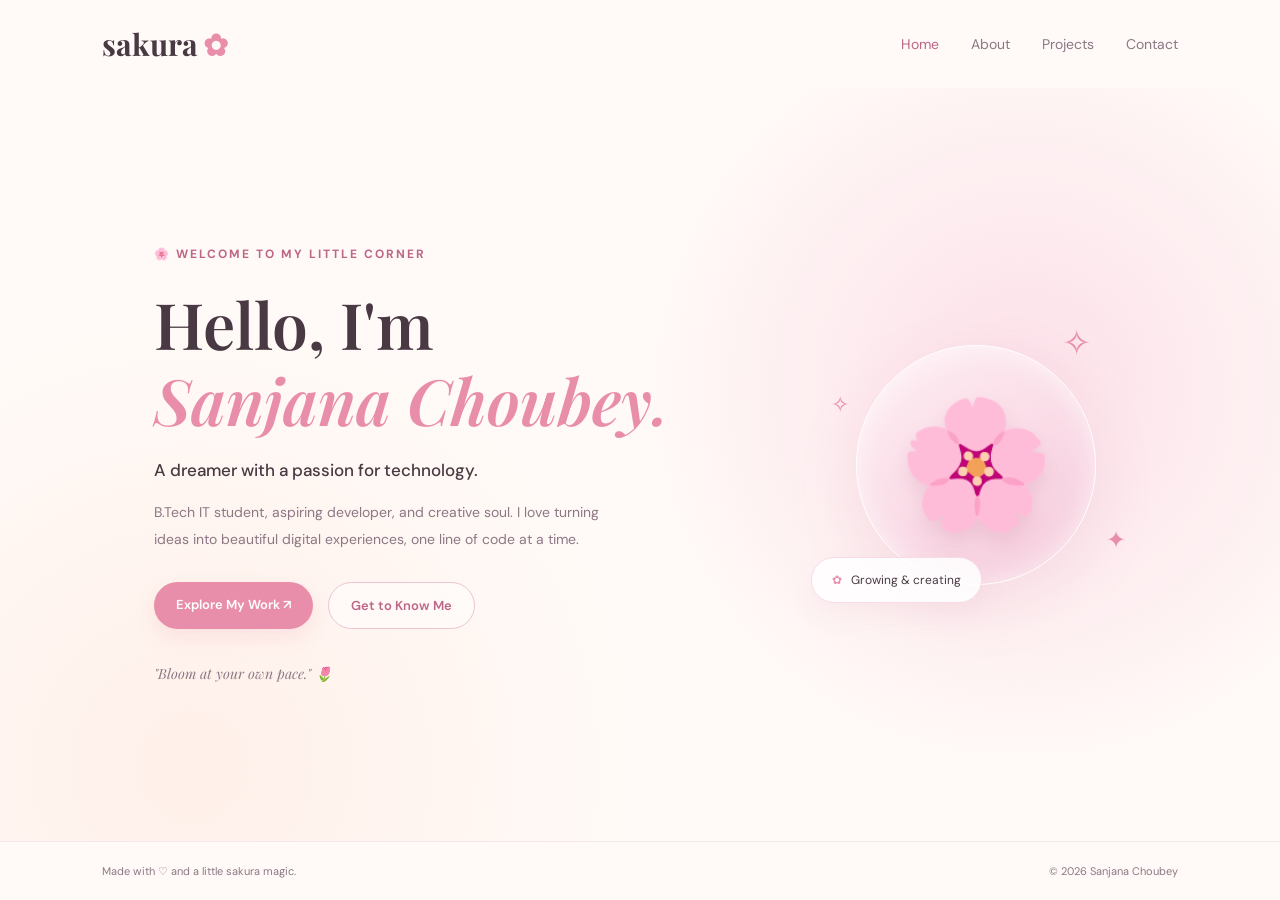
<file: index.html>
<!DOCTYPE html>
<html lang="en">
<head>
    <meta charset="UTF-8">
    <meta name="viewport" content="width=device-width, initial-scale=1.0">


    <!-- Google Fonts -->
    <link rel="preconnect" href="https://fonts.googleapis.com">
    <link rel="preconnect" href="https://fonts.gstatic.com" crossorigin>

    <link href="https://fonts.googleapis.com/css2?family=DM+Sans:wght@400;500;600;700&family=Playfair+Display:ital,wght@0,500;0,600;0,700;1,500&display=swap" rel="stylesheet">

    <!-- CSS -->
    <link rel="stylesheet" href="css/style.css">
</head>

<body>

    <!-- Navigation Bar -->
    <header class="navbar">

        <a href="index.html" class="logo">
            sakura<span>✿</span>
        </a>

        <nav>
            <a href="index.html" class="active">Home</a>
            <a href="about.html">About</a>
            <a href="projects.html">Projects</a>
            <a href="contact.html">Contact</a>
        </nav>

    </header>


    <!-- Home Section -->
    <main class="hero">

        <div class="hero-content">

            <p class="small-heading">
                🌸 WELCOME TO MY LITTLE CORNER
            </p>

            <h1>
                Hello, I'm<br>
                <span>Sanjana Choubey.</span>
            </h1>

            <h2>A dreamer with a passion for technology.</h2>

            <p class="description">
                B.Tech IT student, aspiring developer, and creative soul.
                I love turning ideas into beautiful digital experiences,
                one line of code at a time.
            </p>

            <div class="hero-buttons">
                <a href="projects.html" class="btn primary-btn">
                    Explore My Work ↗
                </a>

                <a href="about.html" class="btn secondary-btn">
                    Get to Know Me
                </a>
            </div>

            <p class="quote">
                "Bloom at your own pace." 🌷
            </p>

        </div>


        <!-- Decorative Flower -->
        <div class="flower-container">

            <div class="flower-circle">
                <span class="flower">🌸</span>
            </div>

            <div class="floating-card">
                <span>✿</span> Growing & creating
            </div>

            <div class="sparkle sparkle-one">✧</div>
            <div class="sparkle sparkle-two">✦</div>
            <div class="sparkle sparkle-three">✧</div>

        </div>

    </main>


    <!-- Footer -->
    <footer>
        <p>Made with ♡ and a little sakura magic.</p>
        <p>© 2026 Sanjana Choubey</p>
    </footer>


    <!-- JavaScript -->
    <script src="js/script.js"></script>

</body>
</html>
</file>
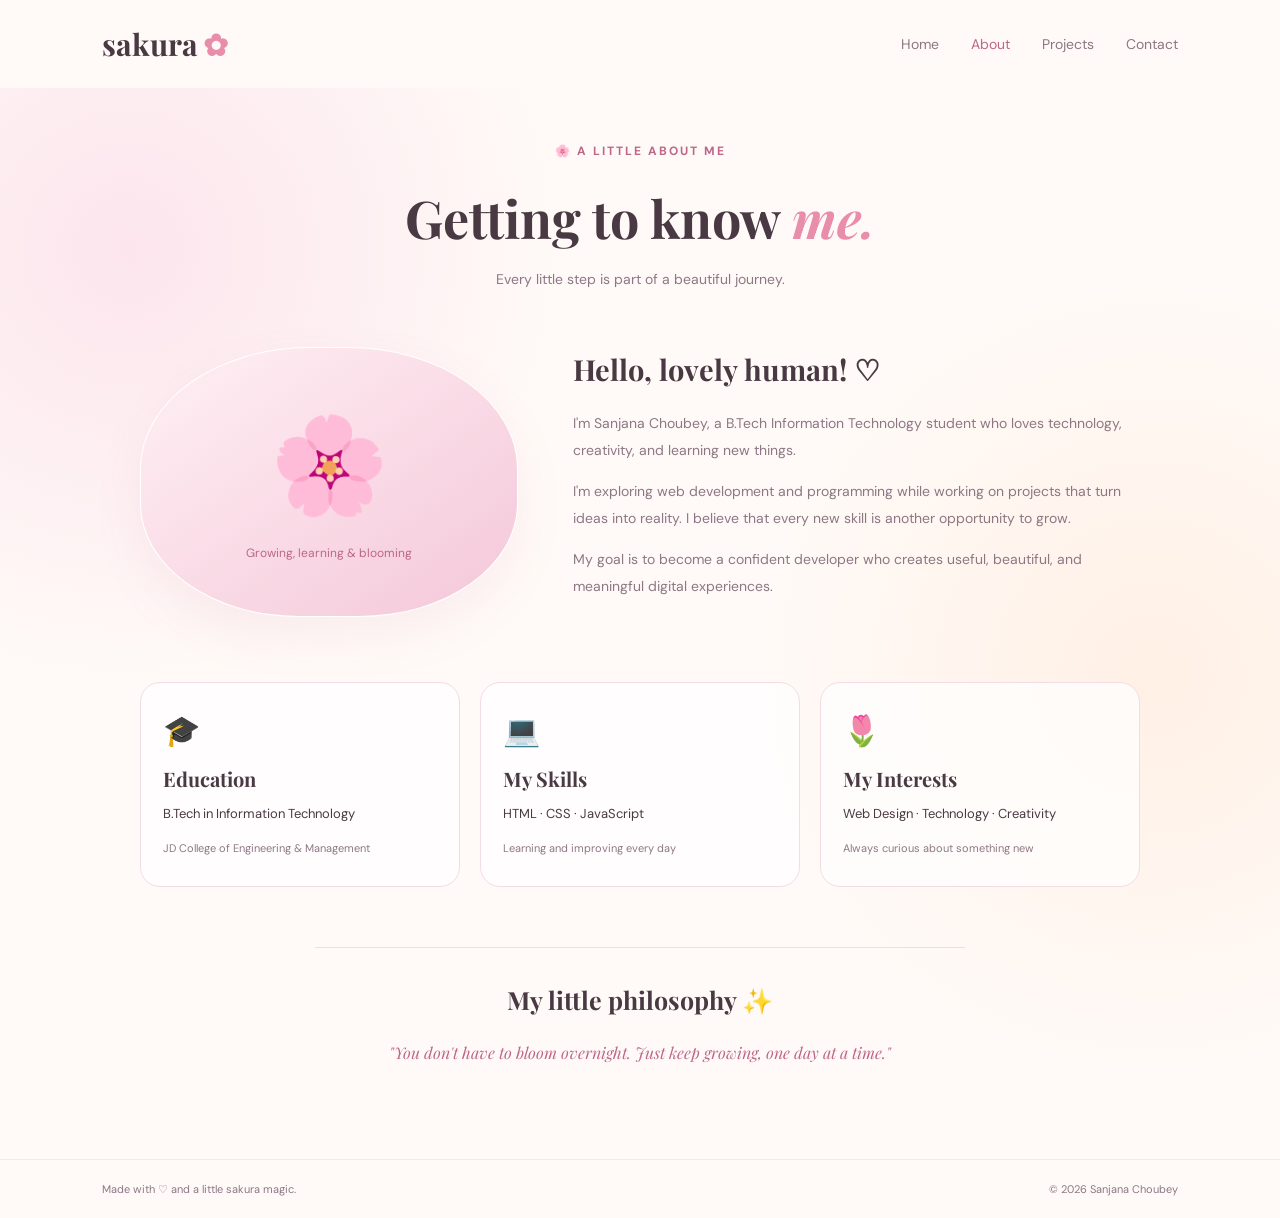
<file: about.html>
<!DOCTYPE html>
<html lang="en">
<head>
    <meta charset="UTF-8">
    <meta name="viewport" content="width=device-width, initial-scale=1.0">

    <title>About Me | Sanjana</title>

    <link rel="preconnect" href="https://fonts.googleapis.com">
    <link rel="preconnect" href="https://fonts.gstatic.com" crossorigin>

    <link href="https://fonts.googleapis.com/css2?family=DM+Sans:wght@400;500;600;700&family=Playfair+Display:ital,wght@0,500;0,600;0,700;1,500&display=swap" rel="stylesheet">

    <link rel="stylesheet" href="css/style.css">
</head>

<body>

    <header class="navbar">
    <a href="index.html" class="logo">sakura<span>✿</span></a>

    <button
        class="menu-toggle"
        id="menuToggle"
        aria-label="Open navigation menu"
        aria-expanded="false"
        aria-controls="siteNav"
        type="button"
    >
        ☰
    </button>

    <nav id="siteNav">
        <a href="index.html">Home</a>
        <a href="about.html"class="active">About</a>
        <a href="projects.html">Projects</a>
        <a href="contact.html">Contact</a>
    </nav>
</header>


    <main class="about-page">

        <section class="about-heading">
            <p class="small-heading">🌸 A LITTLE ABOUT ME</p>
            <h1>Getting to know <span>me.</span></h1>
            <p>Every little step is part of a beautiful journey.</p>
        </section>

        <section class="about-intro">

            <div class="about-flower">
                <span>🌸</span>
                <p>Growing, learning & blooming</p>
            </div>

            <div class="about-text">
                <h2>Hello, lovely human! ♡</h2>

                <p>
                    I'm Sanjana Choubey, a B.Tech Information Technology
                    student who loves technology, creativity, and learning
                    new things.
                </p>

                <p>
                    I'm exploring web development and programming while
                    working on projects that turn ideas into reality.
                    I believe that every new skill is another opportunity
                    to grow.
                </p>

                <p>
                    My goal is to become a confident developer who creates
                    useful, beautiful, and meaningful digital experiences.
                </p>
            </div>

        </section>

        <section class="about-details">

            <div class="detail-card">
                <span class="detail-icon">🎓</span>
                <h3>Education</h3>
                <p>B.Tech in Information Technology</p>
                <small>JD College of Engineering & Management</small>
            </div>

            <div class="detail-card">
                <span class="detail-icon">💻</span>
                <h3>My Skills</h3>
                <p>HTML · CSS · JavaScript</p>
                <small>Learning and improving every day</small>
            </div>

            <div class="detail-card">
                <span class="detail-icon">🌷</span>
                <h3>My Interests</h3>
                <p>Web Design · Technology · Creativity</p>
                <small>Always curious about something new</small>
            </div>

        </section>

        <section class="about-note">
            <h2>My little philosophy ✨</h2>
            <p>
                "You don't have to bloom overnight.
                Just keep growing, one day at a time."
            </p>
        </section>

    </main>

    <footer>
        <p>Made with ♡ and a little sakura magic.</p>
        <p>© 2026 Sanjana Choubey</p>
    </footer>

    <script src="js/script.js"></script>

</body>
</html>
</file>
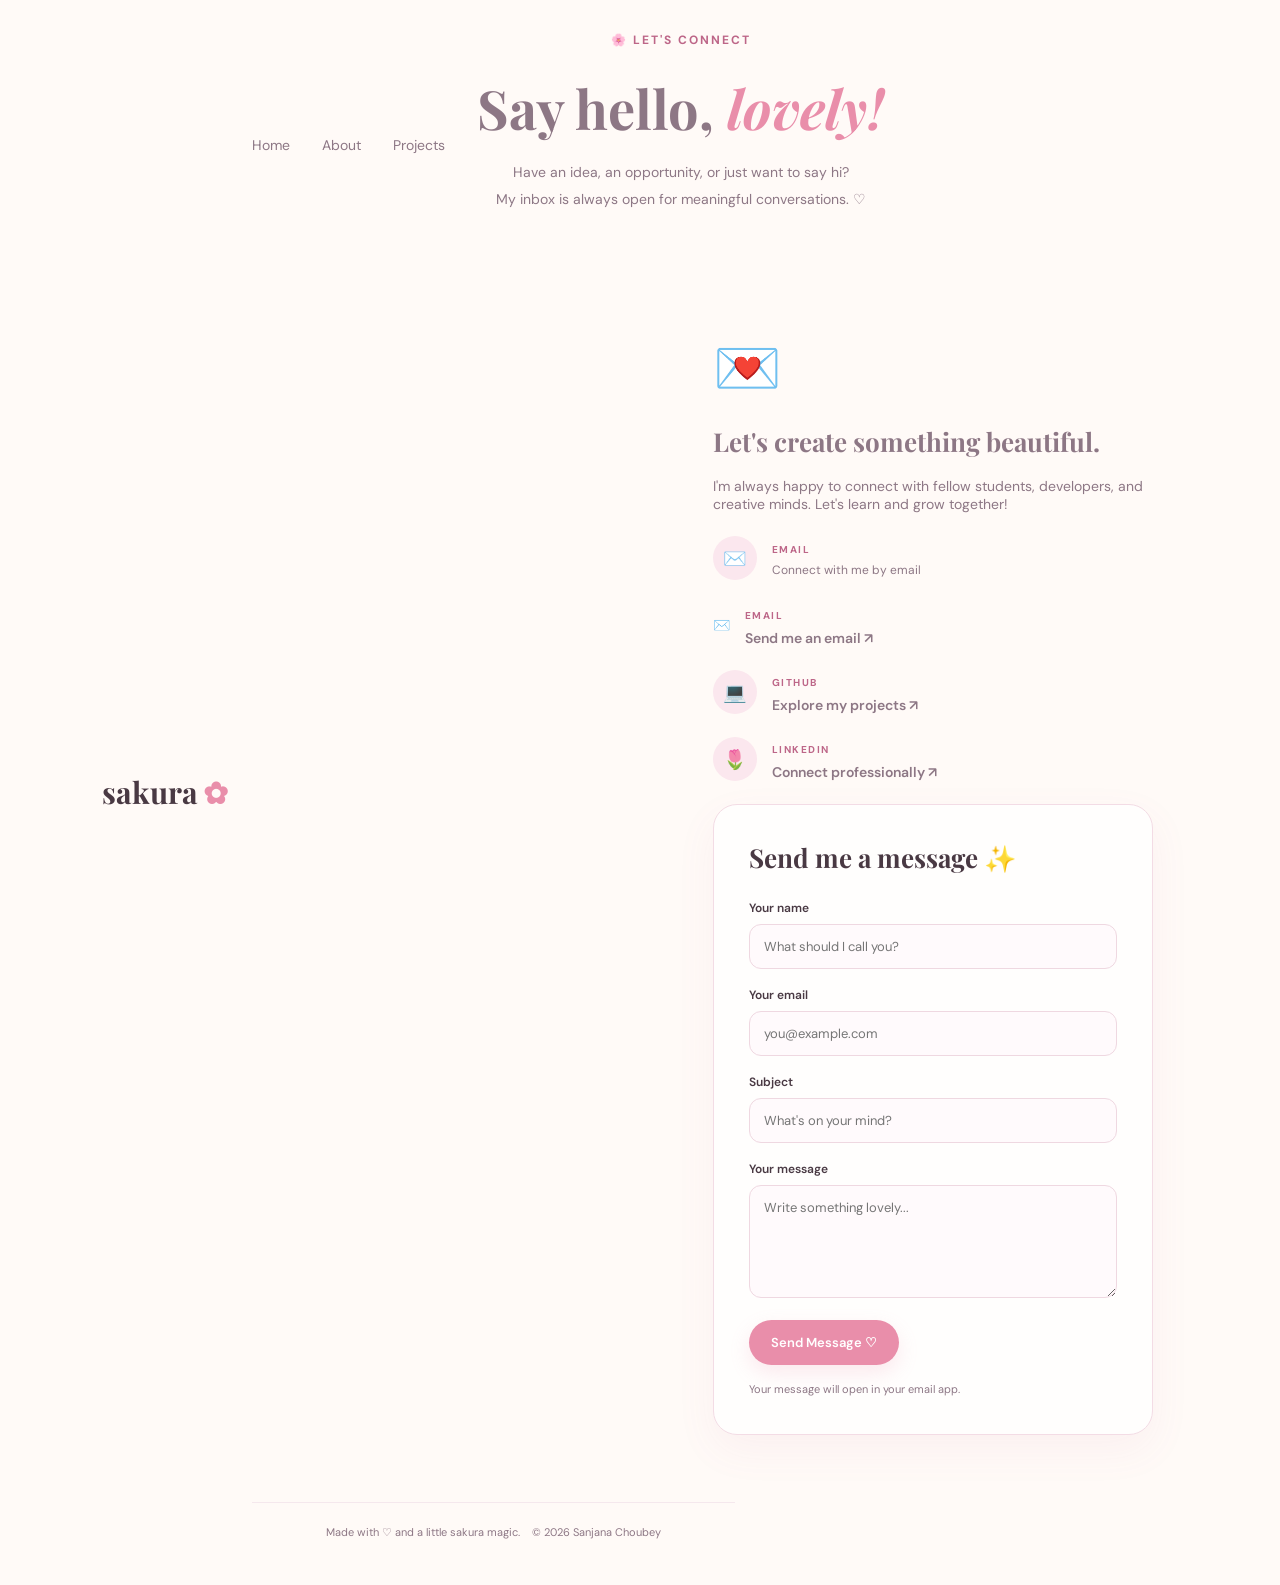
<file: contact.html>
<!DOCTYPE html>
<html lang="en">
<head>
    <meta charset="UTF-8">
    <meta name="viewport" content="width=device-width, initial-scale=1.0">

    <title>Contact Me | Sanjana</title>

    <link rel="preconnect" href="https://fonts.googleapis.com">
    <link rel="preconnect" href="https://fonts.gstatic.com" crossorigin>

    <link href="https://fonts.googleapis.com/css2?family=DM+Sans:wght@400;500;600;700&family=Playfair+Display:ital,wght@0,500;0,600;0,700;1,500&display=swap" rel="stylesheet">

    <link rel="stylesheet" href="css/style.css">
</head>

<body>

    
<header class="navbar">
    <a href="index.html" class="logo">sakura<span>✿</span></a>

    <button
        class="menu-toggle"
        id="menuToggle"
        aria-label="Open navigation menu"
        aria-expanded="false"
        aria-controls="siteNav"
        type="button"
    >
        ☰
    </button>

    <nav id="siteNav">
        <a href="index.html">Home</a>
        <a href="about.html">About</a>
        <a href="projects.html">Projects</a>
        <a href="contact.html"class="active>Contact</a>
    </nav>
</header>


    <main class="contact-page">

        <section class="contact-heading">
            <p class="small-heading">🌸 LET'S CONNECT</p>
            <h1>Say hello, <span>lovely!</span></h1>
            <p>Have an idea, an opportunity, or just want to say hi?</p>
            <p>My inbox is always open for meaningful conversations. ♡</p>
        </section>

        <section class="contact-layout">

            <div class="contact-info">
                <div class="contact-flower">💌</div>

                <h2>Let's create something beautiful.</h2>

                <p>
                    I'm always happy to connect with fellow students,
                    developers, and creative minds. Let's learn and
                    grow together!
                </p>

                <div class="contact-detail">
                    <span>✉️</span>
                    <div>
                        <small>EMAIL</small>
                        <p>Connect with me by email</p>
                    </div>
                </div>

               <!-- EMAIL -->
<div class="contact-detail">
    <span>✉️</span>
    <div>
        <small>EMAIL</small>
        <p>
            <a href="mailto:sanjanachoubey06@gmail.com">
                Send me an email ↗
            </a>
        </p>
    </div>
</div>

<!-- GITHUB -->
<div class="contact-detail">
    <span>💻</span>
    <div>
        <small>GITHUB</small>
        <p>
            <a href="https://github.com/sanjanachoubey23"
               target="_blank"
               rel="noopener noreferrer">
                Explore my projects ↗
            </a>
        </p>
    </div>
</div>

<!-- LINKEDIN -->
<div class="contact-detail">
    <span>🌷</span>
    <div>
        <small>LINKEDIN</small>
        <p>
            <a href="https://www.linkedin.com/in/Sanjanachoubey/"
               target="_blank"
               rel="noopener noreferrer">
                Connect professionally ↗
            </a>
        </p>
    </div>
</div>

            <form class="contact-form" id="contactForm">

                <h2>Send me a message ✨</h2>

                <label for="name">Your name</label>
                <input
                    type="text"
                    id="name"
                    name="name"
                    placeholder="What should I call you?"
                    required
                >

                <label for="email">Your email</label>
                <input
                    type="email"
                    id="email"
                    name="email"
                    placeholder="you@example.com"
                    required
                >

                <label for="subject">Subject</label>
                <input
                    type="text"
                    id="subject"
                    name="subject"
                    placeholder="What's on your mind?"
                    required
                >

                <label for="message">Your message</label>
                <textarea
                    id="message"
                    name="message"
                    rows="5"
                    placeholder="Write something lovely..."
                    required
                ></textarea>

                <button type="submit" class="btn primary-btn">
                    Send Message ♡
                </button>

                <p id="formMessage" class="form-message">
                    Your message will open in your email app.
                </p>

            </form>

        </section>

    </main>

    <footer>
        <p>Made with ♡ and a little sakura magic.</p>
        <p>© 2026 Sanjana Choubey</p>
    </footer>

    <script src="js/script.js"></script>

</body>
</html>
</file>
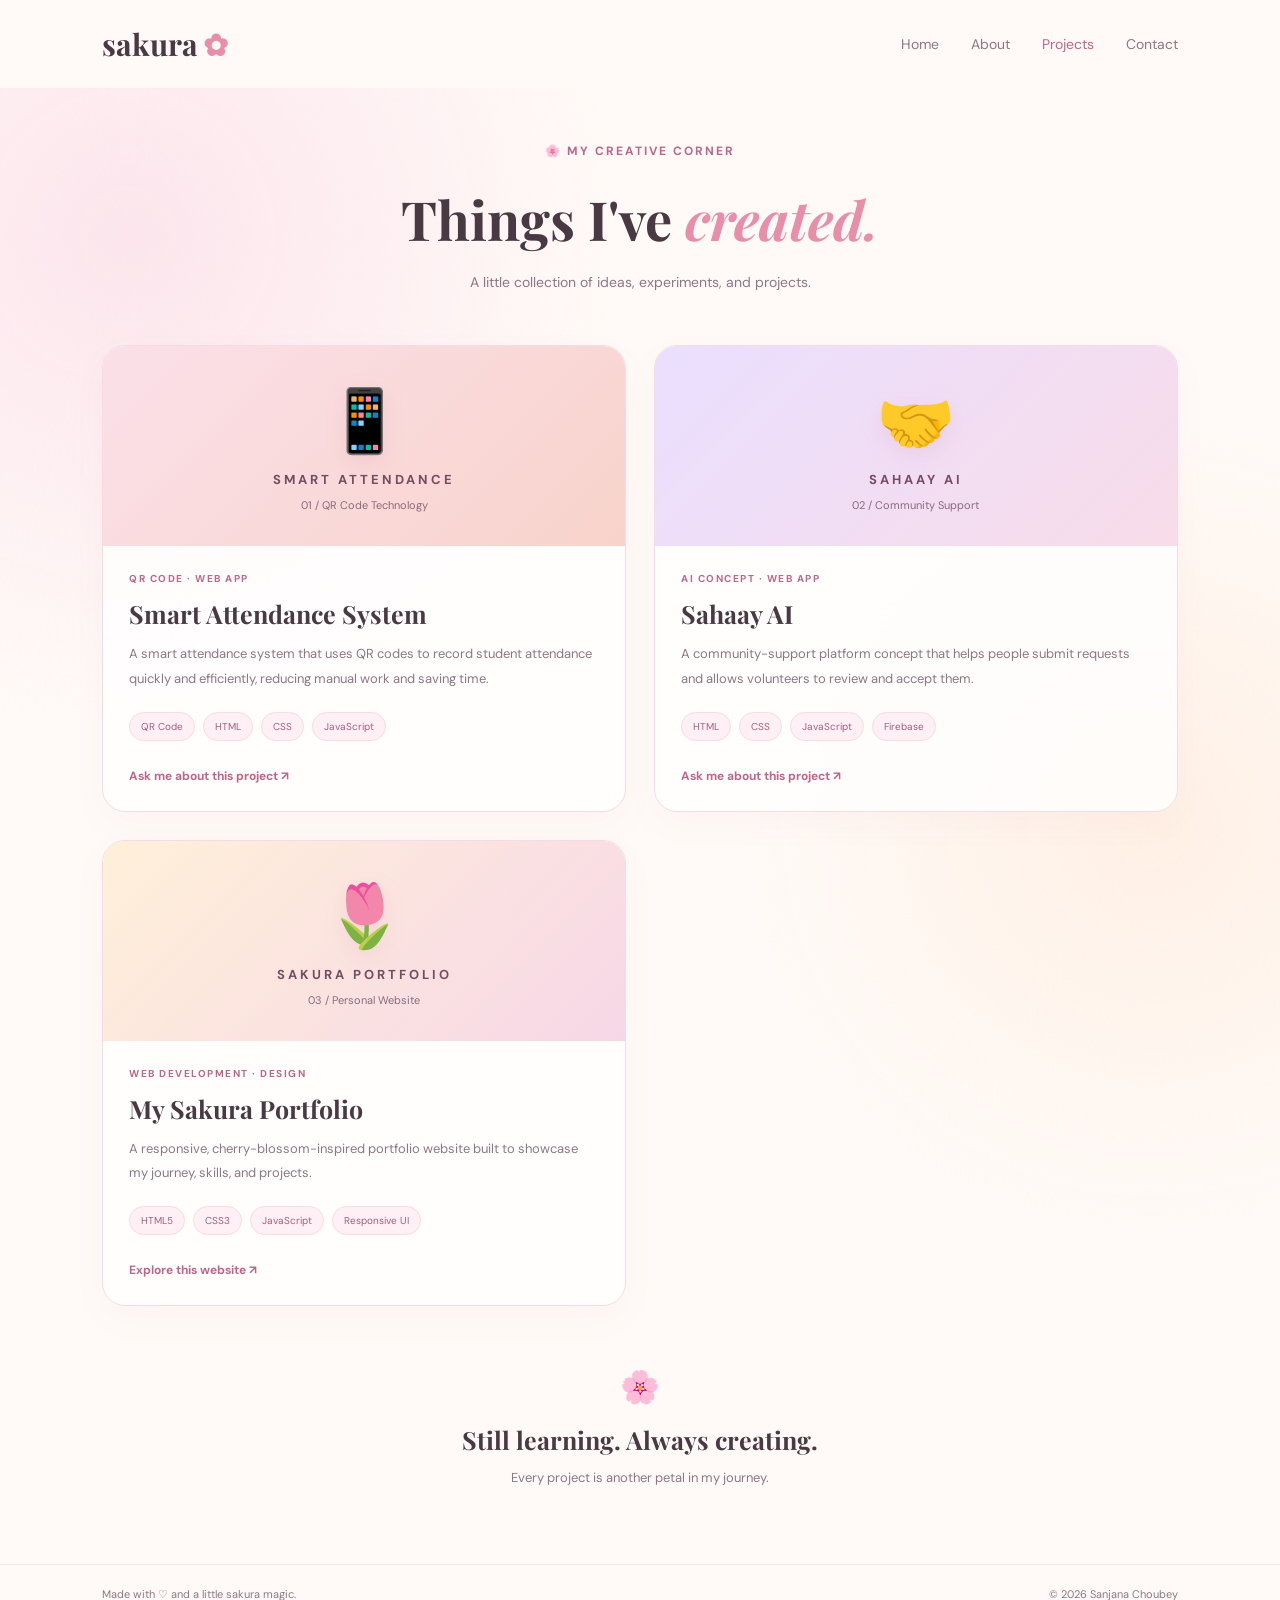
<file: projects.html>
<!DOCTYPE html>
<html lang="en">
<head>
    <meta charset="UTF-8">
    <meta name="viewport" content="width=device-width, initial-scale=1.0">

    <title>My Projects | Sanjana</title>

    <link rel="preconnect" href="https://fonts.googleapis.com">
    <link rel="preconnect" href="https://fonts.gstatic.com" crossorigin>

    <link href="https://fonts.googleapis.com/css2?family=DM+Sans:wght@400;500;600;700&family=Playfair+Display:ital,wght@0,500;0,600;0,700;1,500&display=swap" rel="stylesheet">

    <link rel="stylesheet" href="css/style.css">
</head>

<body>

    
<header class="navbar">
    <a href="index.html" class="logo">sakura<span>✿</span></a>

    <button
        class="menu-toggle"
        id="menuToggle"
        aria-label="Open navigation menu"
        aria-expanded="false"
        aria-controls="siteNav"
        type="button"
    >
        ☰
    </button>

    <nav id="siteNav">
        <a href="index.html">Home</a>
        <a href="about.html">About</a>
        <a href="projects.html"class="active">Projects</a>
        <a href="contact.html">Contact</a>
    </nav>
</header>


    <main class="projects-page">

        <section class="projects-heading">
            <p class="small-heading">🌸 MY CREATIVE CORNER</p>
            <h1>Things I've <span>created.</span></h1>
            <p>A little collection of ideas, experiments, and projects.</p>
        </section>

        <section class="projects-grid">

            <!-- Project 1 -->
            
<!-- Project 1 -->
<article class="project-card">

    <div class="project-art art-one">
        <span>📱</span>
        <p>SMART ATTENDANCE</p>
        <small>01 / QR Code Technology</small>
    </div>

    <div class="project-info">
        <p class="project-category">QR CODE · WEB APP</p>

        <h2>Smart Attendance System</h2>

        <p class="project-description">
            A smart attendance system that uses QR codes to
            record student attendance quickly and efficiently,
            reducing manual work and saving time.
        </p>

        <div class="tech-tags">
            <span>QR Code</span>
            <span>HTML</span>
            <span>CSS</span>
            <span>JavaScript</span>
        </div>

        <a href="contact.html" class="project-link">
            Ask me about this project ↗
        </a>
    </div>

</article>


            <!-- Project 2 -->
            <article class="project-card">

                <div class="project-art art-two">
                    <span>🤝</span>
                    <p>SAHAAY AI</p>
                    <small>02 / Community Support</small>
                </div>

                <div class="project-info">
                    <p class="project-category">AI CONCEPT · WEB APP</p>

                    <h2>Sahaay AI</h2>

                    <p class="project-description">
                        A community-support platform concept that helps
                        people submit requests and allows volunteers to
                        review and accept them.
                    </p>

                    <div class="tech-tags">
                        <span>HTML</span>
                        <span>CSS</span>
                        <span>JavaScript</span>
                        <span>Firebase</span>
                    </div>

                    <a href="contact.html" class="project-link">
                        Ask me about this project ↗
                    </a>
                </div>

            </article>

            <!-- Project 3 -->
            <article class="project-card">

                <div class="project-art art-three">
                    <span>🌷</span>
                    <p>SAKURA PORTFOLIO</p>
                    <small>03 / Personal Website</small>
                </div>

                <div class="project-info">
                    <p class="project-category">WEB DEVELOPMENT · DESIGN</p>

                    <h2>My Sakura Portfolio</h2>

                    <p class="project-description">
                        A responsive, cherry-blossom-inspired portfolio
                        website built to showcase my journey, skills,
                        and projects.
                    </p>

                    <div class="tech-tags">
                        <span>HTML5</span>
                        <span>CSS3</span>
                        <span>JavaScript</span>
                        <span>Responsive UI</span>
                    </div>

                    <a href="index.html" class="project-link">
                        Explore this website ↗
                    </a>
                </div>

            </article>

        </section>

        <section class="projects-note">
            <span>🌸</span>
            <h2>Still learning. Always creating.</h2>
            <p>Every project is another petal in my journey.</p>
        </section>

    </main>

    <footer>
        <p>Made with ♡ and a little sakura magic.</p>
        <p>© 2026 Sanjana Choubey</p>
    </footer>

    <script src="js/script.js"></script>

</body>
</html>
</file>
<file: css/style.css>
/* ===== GENERAL SETTINGS ===== */

* {
    margin: 0;
    padding: 0;
    box-sizing: border-box;
}

:root {
    --pink: #e98eaa;
    --dark-pink: #bd6688;
    --light-pink: #fff0f5;
    --cream: #fffaf7;
    --text: #493943;
    --muted: #8d7785;
}

html {
    scroll-behavior: smooth;
}

body {
    font-family: 'DM Sans', sans-serif;
    background: var(--cream);
    color: var(--text);
    min-height: 100vh;
    display: flex;
    flex-direction: column;
    overflow-x: hidden;
}


/* ===== NAVIGATION BAR ===== */

.navbar {
    width: 100%;
    padding: 24px 8%;
    display: flex;
    align-items: center;
    justify-content: space-between;
    gap: 24px;
}

.logo {
    font-family: 'Playfair Display', serif;
    font-size: 30px;
    font-weight: 700;
    color: var(--text);
    text-decoration: none;
}

.logo span {
    color: var(--pink);
    margin-left: 5px;
}

.navbar nav {
    display: flex;
    flex-wrap: wrap;
    gap: 32px;
}

.navbar nav a {
    text-decoration: none;
    color: var(--muted);
    font-size: 14px;
    transition: 0.3s;
}

.navbar nav a:hover,
.navbar nav a.active {
    color: var(--dark-pink);
}


/* ===== HERO SECTION ===== */

.hero {
    flex: 1;
    min-height: 75vh;
    display: flex;
    align-items: center;
    justify-content: space-between;
    gap: 50px;
    padding: 65px 12%;
    position: relative;
    background:
        radial-gradient(
            circle at 80% 40%,
            #fce0e9 0,
            transparent 35%
        ),
        radial-gradient(
            circle at 15% 90%,
            #fff0e9 0,
            transparent 35%
        );
}

.hero-content {
    max-width: 590px;
    animation: fadeUp 1s ease both;
}

.small-heading {
    color: var(--dark-pink);
    font-size: 12px;
    font-weight: 700;
    letter-spacing: 2px;
    margin-bottom: 24px;
}

.hero h1 {
    font-family: 'Playfair Display', serif;
    font-size: clamp(38px, 5vw, 66px);
    line-height: 1.2;
    font-weight: 600;
    margin-bottom: 20px;
}

.hero h1 span {
    color: var(--pink);
    font-style: italic;
}

.hero h2 {
    font-size: 17px;
    font-weight: 500;
    margin-bottom: 18px;
}

.description {
    max-width: 460px;
    color: var(--muted);
    font-size: 14px;
    line-height: 1.9;
}


/* ===== BUTTONS ===== */

.hero-buttons {
    display: flex;
    flex-wrap: wrap;
    gap: 15px;
    margin-top: 30px;
}

.btn {
    display: inline-block;
    text-decoration: none;
    padding: 14px 22px;
    border-radius: 30px;
    font-size: 13px;
    font-weight: 600;
    transition: 0.3s;
}

.primary-btn {
    background: var(--pink);
    color: white;
    box-shadow: 0 8px 20px #e98eaa30;
}

.primary-btn:hover {
    background: var(--dark-pink);
    transform: translateY(-3px);
}

.secondary-btn {
    border: 1px solid #edc4d2;
    color: var(--dark-pink);
    background: #ffffff80;
}

.secondary-btn:hover {
    background: var(--light-pink);
    transform: translateY(-3px);
}

.quote {
    font-family: 'Playfair Display', serif;
    font-style: italic;
    color: var(--muted);
    margin-top: 35px;
    font-size: 14px;
}


/* ===== FLOWER DECORATION ===== */

.flower-container {
    width: 300px;
    height: 300px;
    flex-shrink: 0;
    position: relative;
    display: grid;
    place-items: center;
    animation: float 4s ease-in-out infinite;
}

.flower-circle {
    width: 240px;
    height: 240px;
    border-radius: 50%;
    display: grid;
    place-items: center;
    background: linear-gradient(
        145deg,
        #fff0f5,
        #f5c9da
    );
    box-shadow:
        0 20px 60px #d78ba62a,
        inset 0 0 30px #ffffffb0;
    border: 1px solid #ffffff;
}

.flower {
    font-size: 125px;
    filter: drop-shadow(0 10px 10px #bd668830);
}

.floating-card {
    position: absolute;
    bottom: 12px;
    left: -15px;
    background: #ffffffdf;
    padding: 14px 20px;
    border: 1px solid #f7dce5;
    border-radius: 30px;
    font-size: 12px;
    box-shadow: 0 10px 30px #bd668812;
}

.floating-card span {
    color: var(--pink);
    margin-right: 6px;
}

.sparkle {
    position: absolute;
    color: var(--pink);
    font-size: 35px;
}

.sparkle-one {
    top: 5px;
    right: 35px;
}

.sparkle-two {
    bottom: 60px;
    right: 0;
    font-size: 24px;
}

.sparkle-three {
    top: 75px;
    left: 5px;
    font-size: 22px;
}


/* ===== FOOTER ===== */

footer {
    padding: 22px 8%;
    display: flex;
    justify-content: space-between;
    flex-wrap: wrap;
    gap: 12px;
    color: var(--muted);
    font-size: 11px;
    border-top: 1px solid #f5e8ed;
}


/* ===== ANIMATIONS ===== */

@keyframes fadeUp {
    from {
        opacity: 0;
        transform: translateY(25px);
    }

    to {
        opacity: 1;
        transform: translateY(0);
    }
}

@keyframes float {
    0%, 100% {
        transform: translateY(0);
    }

    50% {
        transform: translateY(-12px);
    }
}


/* ===== RESPONSIVE DESIGN ===== */

@media (max-width: 850px) {

    .hero {
        padding: 55px 7%;
        gap: 30px;
    }

    .flower-container {
        width: 230px;
        height: 230px;
    }

    .flower-circle {
        width: 190px;
        height: 190px;
    }

    .flower {
        font-size: 95px;
    }

    .navbar nav {
        gap: 18px;
    }
}


@media (max-width: 600px) {

    .navbar {
        padding: 20px 6%;
        flex-direction: column;
        gap: 18px;
    }

    .navbar nav {
        justify-content: center;
        gap: 20px;
    }

    .hero {
        flex-direction: column;
        text-align: center;
        padding: 55px 7% 65px;
        gap: 45px;
    }

    .description {
        margin: 0 auto;
    }

    .hero-buttons {
        justify-content: center;
    }

    .hero h2 {
        font-size: 16px;
    }

    .flower-container {
        width: 250px;
        height: 250px;
    }

    .flower-circle {
        width: 200px;
        height: 200px;
    }

    .flower {
        font-size: 100px;
    }

    .floating-card {
        left: -5px;
        bottom: 0;
    }

    footer {
        flex-direction: column;
        align-items: center;
        text-align: center;
    }
}

/* ===== ABOUT PAGE ===== */

.about-page {
    flex: 1;
    padding: 55px 10%;
    background:
        radial-gradient(circle at 10% 15%, #fce5ed 0, transparent 30%),
        radial-gradient(circle at 90% 55%, #fff0e5 0, transparent 30%),
        var(--cream);
}

.about-heading {
    text-align: center;
    margin-bottom: 55px;
}

.about-heading h1 {
    font-family: 'Playfair Display', serif;
    font-size: clamp(34px, 5vw, 52px);
    margin-bottom: 15px;
}

.about-heading h1 span {
    color: var(--pink);
    font-style: italic;
}

.about-heading > p:last-child {
    color: var(--muted);
    font-size: 14px;
    line-height: 1.8;
}

.about-intro {
    display: grid;
    grid-template-columns: 0.8fr 1.2fr;
    align-items: center;
    gap: 55px;
    max-width: 1000px;
    margin: 0 auto 65px;
}

.about-flower {
    min-height: 270px;
    border-radius: 45% 45% 42% 42%;
    background: linear-gradient(145deg, #fff0f5, #f4c7d8);
    display: flex;
    flex-direction: column;
    align-items: center;
    justify-content: center;
    gap: 18px;
    box-shadow: 0 20px 50px #bd668815;
    border: 1px solid white;
}

.about-flower span {
    font-size: 95px;
    animation: float 4s ease-in-out infinite;
}

.about-flower p {
    font-size: 12px;
    color: var(--dark-pink);
}

.about-text h2,
.about-note h2 {
    font-family: 'Playfair Display', serif;
    font-size: 29px;
    margin-bottom: 22px;
}

.about-text p {
    color: var(--muted);
    font-size: 14px;
    line-height: 1.9;
    margin-bottom: 15px;
}

.about-details {
    display: grid;
    grid-template-columns: repeat(3, minmax(0, 1fr));
    gap: 20px;
    max-width: 1000px;
    margin: 0 auto 60px;
}

.detail-card {
    padding: 28px 22px;
    background: #ffffffb8;
    border: 1px solid #f3dce5;
    border-radius: 20px;
    transition: transform 0.3s, box-shadow 0.3s;
}

.detail-card:hover {
    transform: translateY(-6px);
    box-shadow: 0 15px 35px #bd668818;
}

.detail-icon {
    font-size: 30px;
}

.detail-card h3 {
    font-family: 'Playfair Display', serif;
    font-size: 20px;
    margin: 15px 0 10px;
}

.detail-card p {
    font-size: 13px;
    line-height: 1.8;
    margin-bottom: 10px;
}

.detail-card small {
    color: var(--muted);
    font-size: 11px;
    line-height: 1.8;
}

.about-note {
    text-align: center;
    max-width: 650px;
    margin: 0 auto;
    padding: 35px 20px;
    border-top: 1px solid #f0dce4;
}

.about-note h2 {
    font-size: 25px;
}

.about-note p {
    font-family: 'Playfair Display', serif;
    font-style: italic;
    color: var(--dark-pink);
    line-height: 1.9;
}

/* Responsive About Page */

@media (max-width: 700px) {
    .about-page {
        padding: 40px 6%;
    }

    .about-heading {
        margin-bottom: 40px;
    }

    .about-intro {
        grid-template-columns: 1fr;
        gap: 35px;
        margin-bottom: 45px;
    }

    .about-flower {
        min-height: 230px;
    }

    .about-flower span {
        font-size: 80px;
    }

    .about-text {
        text-align: center;
    }

    .about-details {
        grid-template-columns: 1fr;
        gap: 15px;
    }

    .detail-card {
        text-align: center;
        padding: 25px 18px;
    }
}

/* ===== PROJECTS PAGE ===== */

.projects-page {
    flex: 1;
    padding: 55px 8%;
    background:
        radial-gradient(circle at 10% 10%, #fce5ed 0, transparent 28%),
        radial-gradient(circle at 90% 50%, #fff0e5 0, transparent 30%),
        var(--cream);
}

.projects-heading {
    text-align: center;
    margin-bottom: 50px;
}

.projects-heading h1 {
    font-family: 'Playfair Display', serif;
    font-size: clamp(36px, 5vw, 54px);
    margin-bottom: 15px;
}

.projects-heading h1 span {
    color: var(--pink);
    font-style: italic;
}

.projects-heading > p:last-child {
    color: var(--muted);
    font-size: 14px;
    line-height: 1.8;
}

.projects-grid {
    display: grid;
    grid-template-columns: repeat(2, minmax(0, 1fr));
    gap: 28px;
    max-width: 1100px;
    margin: 0 auto;
}

.project-card {
    overflow: hidden;
    background: #ffffffc9;
    border: 1px solid #f3dce5;
    border-radius: 23px;
    box-shadow: 0 12px 35px #bd66880a;
    transition: transform 0.3s, box-shadow 0.3s;
}

.project-card:hover {
    transform: translateY(-7px);
    box-shadow: 0 20px 40px #bd66881a;
}

.project-art {
    min-height: 200px;
    display: flex;
    flex-direction: column;
    align-items: center;
    justify-content: center;
    position: relative;
    gap: 10px;
}

.project-art > span {
    font-size: 62px;
    filter: drop-shadow(0 7px 10px #bd668820);
}

.project-art > p {
    font-size: 13px;
    font-weight: 700;
    letter-spacing: 3px;
    color: #754d61;
}

.project-art > small {
    font-size: 11px;
    color: #896b7b;
}

.art-one {
    background: linear-gradient(135deg, #fbe0e9, #f8d3cb);
}

.art-two {
    background: linear-gradient(135deg, #eadfff, #f8dce9);
}

.art-three {
    background: linear-gradient(135deg, #fff0d9, #f7d7e7);
}

.project-info {
    padding: 26px;
}

.project-category {
    font-size: 10px;
    letter-spacing: 1.5px;
    font-weight: 700;
    color: var(--dark-pink);
    margin-bottom: 12px;
}

.project-info h2 {
    font-family: 'Playfair Display', serif;
    font-size: 25px;
    margin-bottom: 12px;
}

.project-description {
    color: var(--muted);
    font-size: 13px;
    line-height: 1.9;
    margin-bottom: 20px;
}

.tech-tags {
    display: flex;
    flex-wrap: wrap;
    gap: 8px;
    margin-bottom: 23px;
}

.tech-tags span {
    background: #fff0f5;
    color: #a35e7c;
    border: 1px solid #f5dce6;
    padding: 7px 11px;
    border-radius: 20px;
    font-size: 10px;
}

.project-link {
    display: inline-block;
    color: var(--dark-pink);
    text-decoration: none;
    font-size: 12px;
    font-weight: 700;
    transition: 0.3s;
}

.project-link:hover {
    color: var(--text);
    transform: translateX(3px);
}

.projects-note {
    text-align: center;
    padding: 60px 15px 20px;
}

.projects-note > span {
    font-size: 32px;
}

.projects-note h2 {
    font-family: 'Playfair Display', serif;
    font-size: 25px;
    margin: 15px 0 10px;
}

.projects-note p {
    color: var(--muted);
    font-size: 13px;
    line-height: 1.8;
}

/* Responsive project cards */

@media (max-width: 800px) {
    .projects-page {
        padding: 45px 6%;
    }

    .projects-grid {
        grid-template-columns: 1fr;
        max-width: 500px;
    }
}

@media (max-width: 600px) {
    .projects-heading {
        margin-bottom: 35px;
    }

    .project-art {
        min-height: 175px;
    }

    .project-info {
        padding: 22px;
    }

    .project-info h2 {
        font-size: 23px;
    }

    .projects-note {
        padding-top: 45px;
    }
}

/* ===== CONTACT PAGE ===== */

.contact-page {
    flex: 1;
    padding: 55px 8%;
    background:
        radial-gradient(circle at 10% 15%, #fce5ed 0, transparent 30%),
        radial-gradient(circle at 90% 75%, #fff0e5 0, transparent 30%),
        var(--cream);
}

.contact-heading {
    text-align: center;
    margin-bottom: 45px;
}

.contact-heading h1 {
    font-family: 'Playfair Display', serif;
    font-size: clamp(36px, 5vw, 54px);
    margin-bottom: 15px;
}

.contact-heading h1 span {
    color: var(--pink);
    font-style: italic;
}

.contact-heading > p:not(.small-heading) {
    color: var(--muted);
    font-size: 14px;
    line-height: 1.9;
}

.contact-layout {
    display: grid;
    grid-template-columns: 0.9fr 1.1fr;
    gap: 35px;
    max-width: 1000px;
    margin: 0 auto;
    align-items: stretch;
}

.contact-info {
    padding: 35px 25px;
}

.contact-flower {
    font-size: 55px;
    margin-bottom: 20px;
}

.contact-info h2,
.contact-form h2 {
    font-family: 'Playfair Display', serif;
    font-size: 26px;
    margin-bottom: 18px;
}

.contact-info > p {
    font-size: 13px;
    line-height: 1.9;
    color: var(--muted);
    margin-bottom: 30px;
}

.contact-detail {
    display: flex;
    align-items: center;
    gap: 15px;
    margin: 23px 0;
}

.contact-detail > span {
    width: 44px;
    height: 44px;
    flex-shrink: 0;
    display: grid;
    place-items: center;
    border-radius: 50%;
    background: #fbe7ee;
    font-size: 19px;
}

.contact-detail small {
    font-size: 10px;
    letter-spacing: 1.5px;
    color: var(--dark-pink);
    font-weight: 700;
}

.contact-detail p {
    margin-top: 5px;
    color: var(--muted);
    font-size: 12px;
    overflow-wrap: anywhere;
}

.contact-form {
    padding: 35px;
    border: 1px solid #f3dce5;
    background: #ffffffc9;
    border-radius: 24px;
    box-shadow: 0 15px 40px #bd668810;
}

.contact-form h2 {
    margin-bottom: 25px;
}

.contact-form label {
    display: block;
    margin: 18px 0 8px;
    font-size: 12px;
    font-weight: 600;
}

.contact-form input,
.contact-form textarea {
    display: block;
    width: 100%;
    padding: 13px 14px;
    border: 1px solid #efd8e1;
    border-radius: 12px;
    outline: none;
    background: #fffafc;
    color: var(--text);
    font: inherit;
    font-size: 13px;
    transition: border-color 0.3s, box-shadow 0.3s;
}

.contact-form input:focus,
.contact-form textarea:focus {
    border-color: var(--pink);
    box-shadow: 0 0 0 3px #e98eaa20;
}

.contact-form textarea {
    resize: vertical;
}

.contact-form button {
    margin-top: 22px;
    border: none;
    cursor: pointer;
    font-family: inherit;
}

.form-message {
    margin-top: 15px;
    font-size: 11px;
    line-height: 1.7;
    color: var(--muted);
}

@media (max-width: 750px) {
    .contact-page {
        padding: 40px 6%;
    }

    .contact-layout {
        grid-template-columns: 1fr;
        gap: 20px;
    }

    .contact-info {
        padding: 20px 5px;
        text-align: center;
    }

    .contact-detail {
        text-align: left;
        max-width: 320px;
        margin: 22px auto;
    }

    .contact-form {
        padding: 25px 20px;
    }
}


.petal-container {
    position: fixed;
    inset: 0;
    overflow: hidden;
    pointer-events: none;
    z-index: 999;
}

.sakura-petal {
    position: absolute;
    top: -35px;
    animation: sakuraFall linear forwards;
    opacity: 0.8;
}

@keyframes sakuraFall {
    0% {
        transform: translateY(0) rotate(0deg);
        opacity: 0;
    }

    10% {
        opacity: 0.8;
    }

    100% {
        transform: translate3d(var(--drift), 110vh, 0)
                   rotate(360deg);
        opacity: 0;
    }
}

/* ===== RESPONSIVE SAKURA NAVIGATION ===== */

.menu-toggle {
    display: none;
    border: 1px solid #f1d2df;
    background: #fff0f5;
    color: #bd6688;
    font-size: 24px;
    padding: 5px 12px;
    border-radius: 12px;
    cursor: pointer;
}

.navbar {
    position: relative;
    z-index: 20;
}

.navbar nav {
    align-items: center;
}

.navbar nav a {
    padding: 8px 0;
}

@media (max-width: 600px) {
    .navbar {
        flex-direction: row;
        flex-wrap: wrap;
        justify-content: space-between;
        gap: 15px;
    }

    .menu-toggle {
        display: block;
    }

    .navbar nav {
        display: none;
        width: 100%;
        flex-direction: column;
        align-items: stretch;
        gap: 5px;
        padding: 12px;
        background: #fffafc;
        border: 1px solid #f3dce5;
        border-radius: 18px;
        box-shadow: 0 12px 25px #bd668815;
    }

    .navbar nav.open {
        display: flex;
    }

    .navbar nav a {
        padding: 12px 15px;
        border-radius: 10px;
    }

    .navbar nav a:hover,
    .navbar nav a.active {
        background: #fff0f5;
    }
}
/* ===== CONTACT SOCIAL LINKS ===== */

.contact-detail a {
    color: var(--dark-pink);
    text-decoration: none;
    font-size: 13px;
    font-weight: 600;
    overflow-wrap: anywhere;
    transition: color 0.3s ease;
}

.contact-detail a:hover {
    color: var(--pink);
    text-decoration: underline;
    text-underline-offset: 4px;
}
</file>
